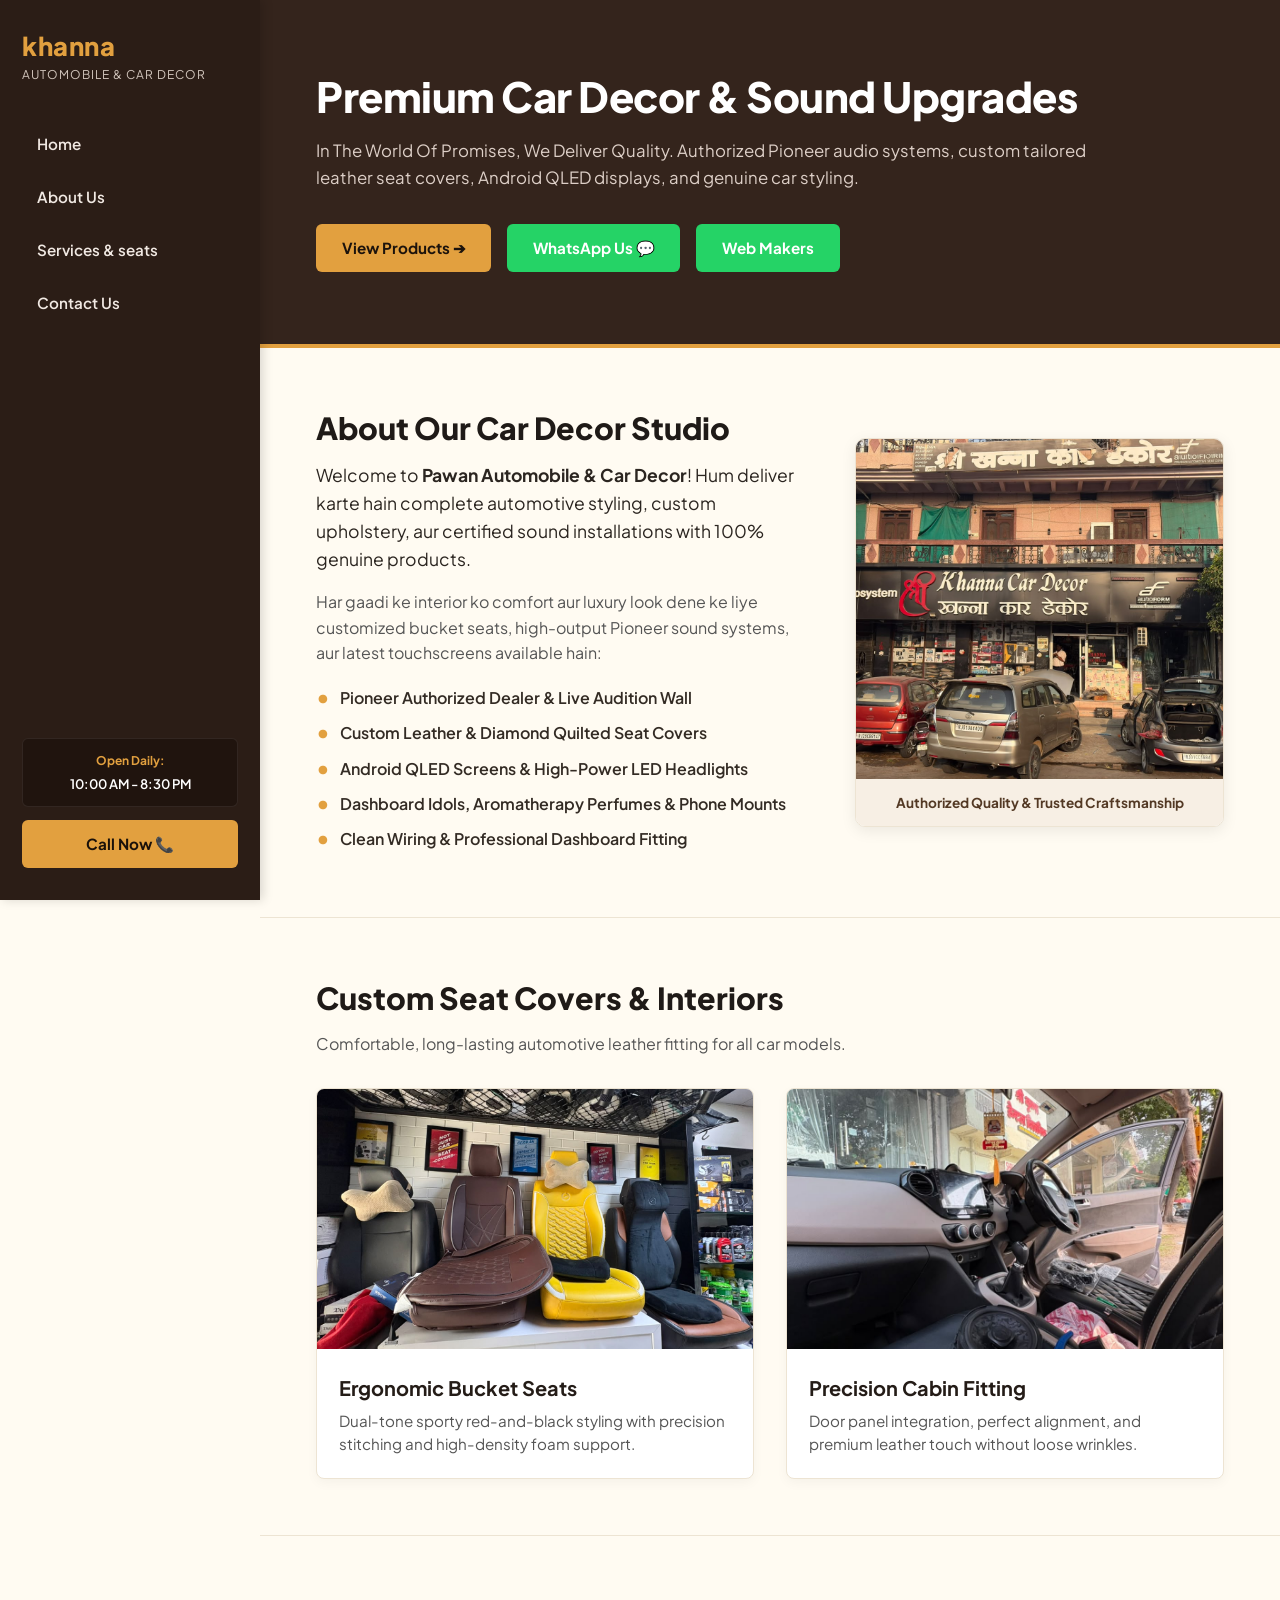
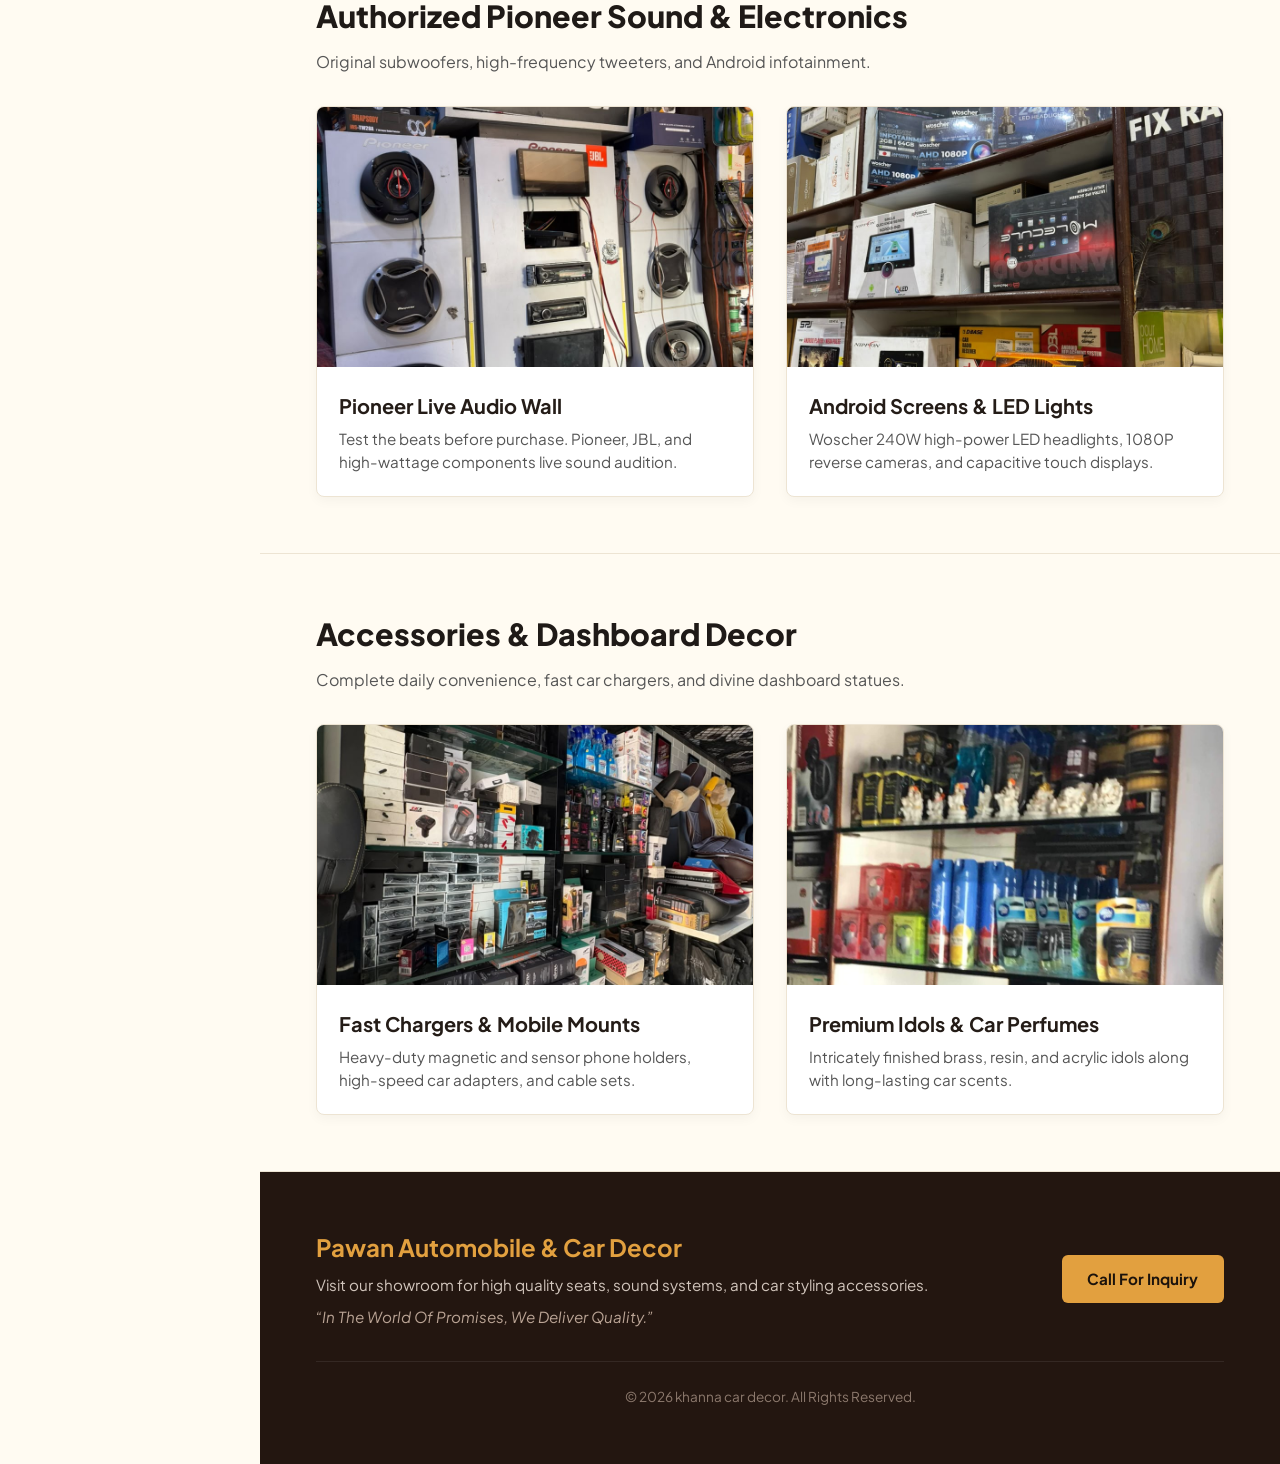
<file: index.html>
<!DOCTYPE html>
<html lang="hi">
<head>
  <meta charset="UTF-8">
  <meta name="viewport" content="width=device-width, initial-scale=1.0">
  <title>Pawan Automobile & Car Decor | Premium Auto Studio</title>
  <link rel="stylesheet" href="style.css">
  <link rel="preconnect" href="https://fonts.googleapis.com">
  <link rel="preconnect" href="https://fonts.gstatic.com" crossorigin>
  <link href="https://fonts.googleapis.com/css2?family=Plus+Jakarta+Sans:wght@400;500;600;700;800&display=swap" rel="stylesheet">
</head>
<body>

  <div class="layout-wrapper">
    
    <!-- LEFT SIDEBAR -->
    <aside class="sidebar">
      <div class="sidebar-top">
        <div class="brand-header">
          <h2 class="brand-name">khanna</h2>
          <span class="brand-subtitle">Automobile & Car Decor</span>
        </div>

        <nav class="sidebar-nav">
          <a href="khanna.html">Home</a>
          <a href="about.html">About Us</a>
          <a href="services.html">Services & seats</a>
          <a href="contact.html">Contact Us</a>
        </nav>
      </div>

      <div class="sidebar-bottom">
        <div class="timing-badge">
          <span class="timing-label">Open Daily:</span>
          <span class="timing-hours">10:00 AM - 8:30 PM</span>
        </div>
        <a href="tel:+919414002560" class="btn-call">Call Now 📞</a>
      </div>
    </aside>

    <!-- RIGHT MAIN CONTENT -->
    <main class="main-content">
      
      <!-- HERO TOP HEADER -->
      <header class="hero-header" id="home">
        <div class="hero-inner">
          <h1 class="hero-title">Premium Car Decor & Sound Upgrades</h1>
          <p class="hero-subtitle">
            In The World Of Promises, We Deliver Quality. Authorized Pioneer audio systems, custom tailored leather seat covers, Android QLED displays, and genuine car styling.
          </p>
          <div class="hero-buttons">
            <a href="#services" class="btn-gold">View Products ➔</a>
            <a href="https://wa.me/" target="_blank" class="btn-whatsapp">WhatsApp Us 💬</a>
            <a href="maker.html" target="_blank" class="btn-maker">  Web Makers </a>
          </div>
        </div>
      </header>

      <!-- ABOUT SECTION -->
      <section class="content-section" id="about">
        <div class="section-box">
          <div class="section-text">
            <h2 class="section-heading">About Our Car Decor Studio</h2>
            <p class="intro-p">
              Welcome to <strong>Pawan Automobile & Car Decor</strong>! Hum deliver karte hain complete automotive styling, custom upholstery, aur certified sound installations with 100% genuine products.
            </p>
            <p>
              Har gaadi ke interior ko comfort aur luxury look dene ke liye customized bucket seats, high-output Pioneer sound systems, aur latest touchscreens available hain:
            </p>
            <ul class="points-list">
              <li>Pioneer Authorized Dealer & Live Audition Wall</li>
              <li>Custom Leather & Diamond Quilted Seat Covers</li>
              <li>Android QLED Screens & High-Power LED Headlights</li>
              <li>Dashboard Idols, Aromatherapy Perfumes & Phone Mounts</li>
              <li>Clean Wiring & Professional Dashboard Fitting</li>
            </ul>
          </div>
          
          <div class="section-image-card">
            <img src="WhatsApp Image 2026-10-26 at 4.19.40 PM (1).jpeg" alt="Pawan Automobile Studio Workshop">
            <div class="image-caption">Authorized Quality & Trusted Craftsmanship</div>
          </div>
        </div>
      </section>

      <!-- SEAT COVERS & UPHOLSTERY -->
      <section class="content-section" id="services">
        <h2 class="section-heading">Custom Seat Covers & Interiors</h2>
        <p class="section-subtext">Comfortable, long-lasting automotive leather fitting for all car models.</p>
        
        <div class="showcase-grid">
          <div class="showcase-card">
            <img src="WhatsApp Image 2026-10-26 at 4.19.40 PM.jpeg" alt="Custom Bucket Seat Covers">
            <div class="showcase-body">
              <h3>Ergonomic Bucket Seats</h3>
              <p>Dual-tone sporty red-and-black styling with precision stitching and high-density foam support.</p>
            </div>
          </div>

          <div class="showcase-card">
            <img src="WhatsApp Image 2026-10-26 at 4.19.36 PM (1).jpeg" alt="Interior Installation">
            <div class="showcase-body">
              <h3>Precision Cabin Fitting</h3>
              <p>Door panel integration, perfect alignment, and premium leather touch without loose wrinkles.</p>
            </div>
          </div>
        </div>
      </section>

      <!-- SOUND & ELECTRONICS -->
      <section class="content-section" id="sound">
        <h2 class="section-heading">Authorized Pioneer Sound & Electronics</h2>
        <p class="section-subtext">Original subwoofers, high-frequency tweeters, and Android infotainment.</p>
        
        <div class="showcase-grid">
          <div class="showcase-card">
            <img src="WhatsApp Image 2026-10-26 at 4.19.38 PM (1).jpeg" alt="Pioneer Live Demo Wall">
            <div class="showcase-body">
              <h3>Pioneer Live Audio Wall</h3>
              <p>Test the beats before purchase. Pioneer, JBL, and high-wattage components live sound audition.</p>
            </div>
          </div>

          <div class="showcase-card">
            <img src="WhatsApp Image 2026-10-26 at 4.19.38 PM (2).jpeg" alt="Android Infotainment Screens">
            <div class="showcase-body">
              <h3>Android Screens & LED Lights</h3>
              <p>Woscher 240W high-power LED headlights, 1080P reverse cameras, and capacitive touch displays.</p>
            </div>
          </div>
        </div>
      </section>

      <!-- CAR ACCESSORIES & IDOLS -->
      <section class="content-section" id="accessories">
        <h2 class="section-heading">Accessories & Dashboard Decor</h2>
        <p class="section-subtext">Complete daily convenience, fast car chargers, and divine dashboard statues.</p>
        
        <div class="showcase-grid">
          <div class="showcase-card">
            <img src="WhatsApp Image 2026-10-26 at 4.19.35 PM.jpeg" alt="Fast Chargers and Mounts">
            <div class="showcase-body">
              <h3>Fast Chargers & Mobile Mounts</h3>
              <p>Heavy-duty magnetic and sensor phone holders, high-speed car adapters, and cable sets.</p>
            </div>
          </div>

          <div class="showcase-card">
            <img src="Screenshot 2026-10-26 200313.png" alt="Dashboard Idols & Perfumes">
            <div class="showcase-body">
              <h3>Premium Idols & Car Perfumes</h3>
              <p>Intricately finished brass, resin, and acrylic idols along with long-lasting car scents.</p>
            </div>
          </div>
        </div>
      </section>

      <!-- CONTACT / FOOTER -->
      <footer class="footer-section" id="contact">
        <div class="footer-box">
          <div class="footer-info">
            <h3>Pawan Automobile & Car Decor</h3>
            <p>Visit our showroom for high quality seats, sound systems, and car styling accessories.</p>
            <p class="footer-tagline">“In The World Of Promises, We Deliver Quality.”</p>
          </div>
          <div class="footer-action">
            <a href="tel:+919876543210" class="btn-gold">Call For Inquiry</a>
          </div>
        </div>
        <p class="copyright">© 2026 khanna car decor. All Rights Reserved.</p>
      </footer>

    </main>

  </div>

</body>
</html>
</file>
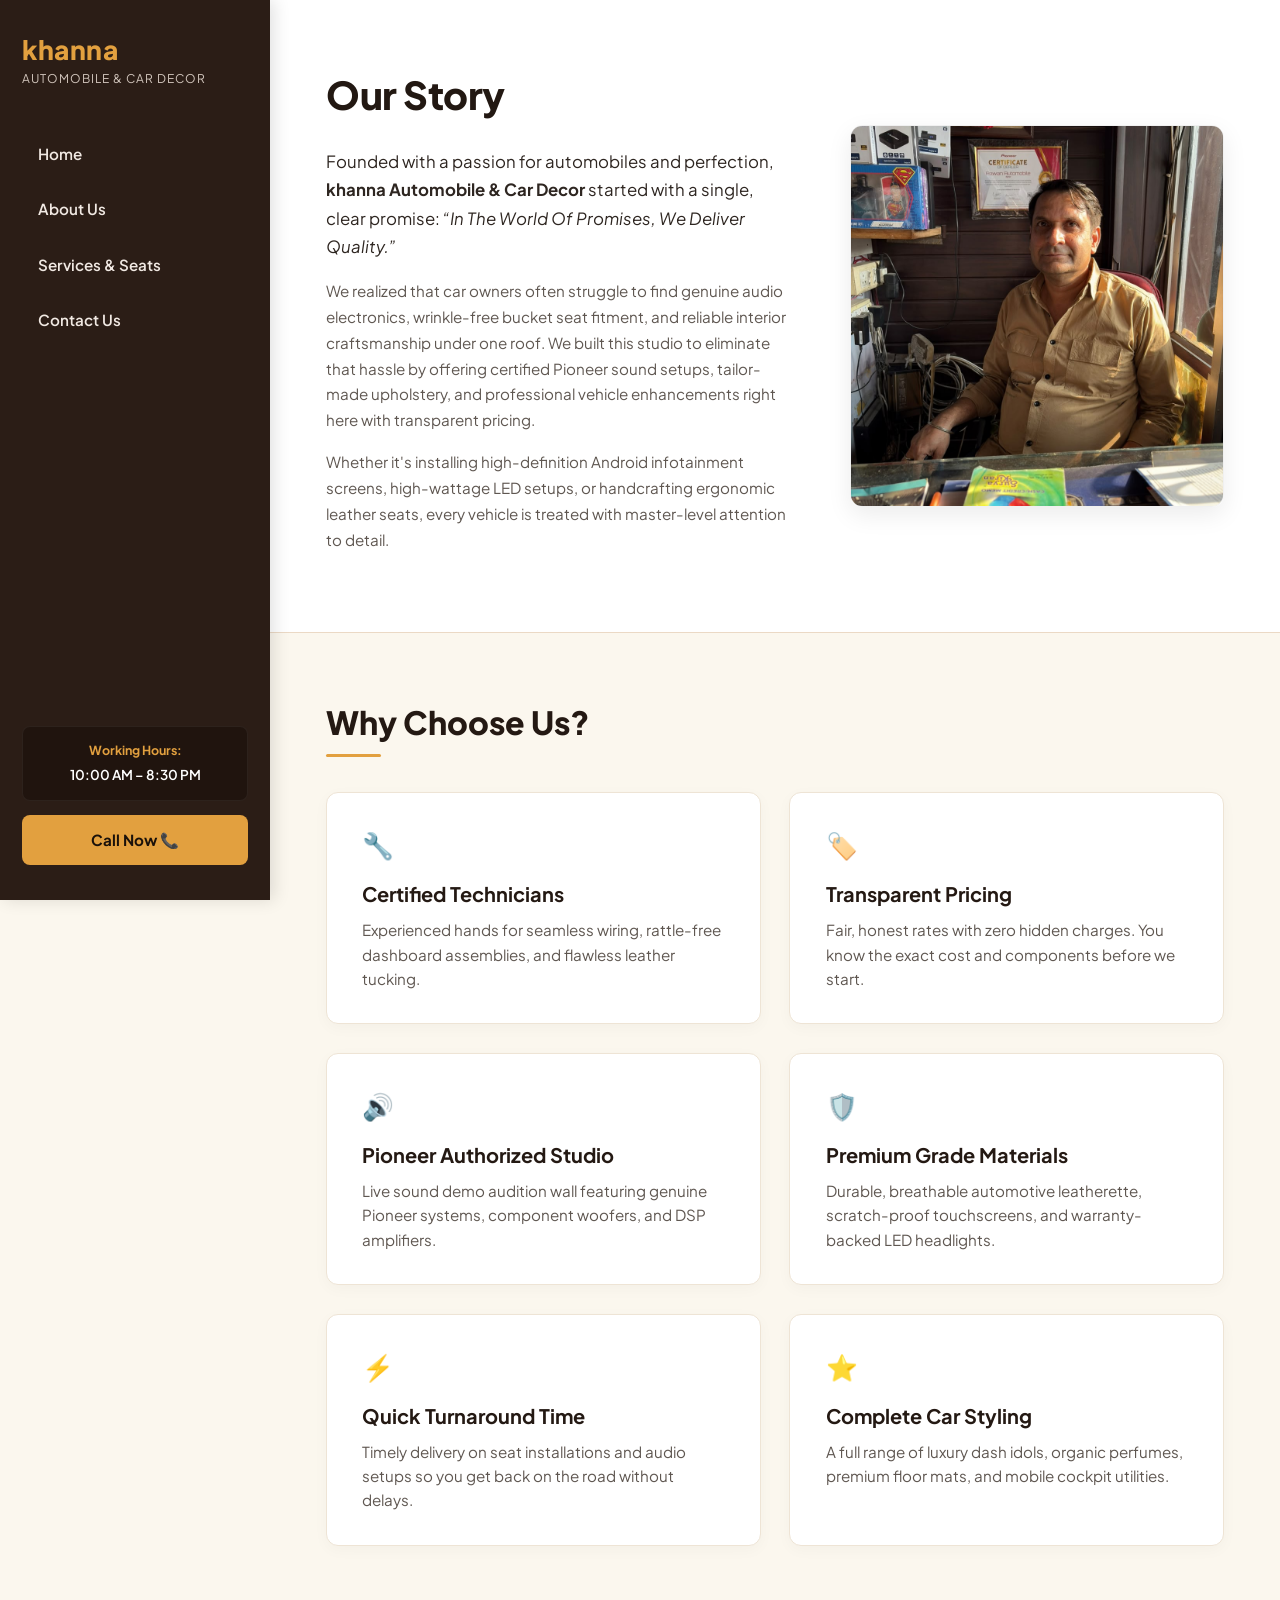
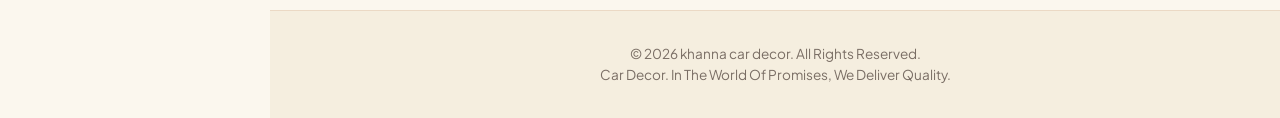
<file: about.html>
<!DOCTYPE html>
<html lang="hi">
<head>
  <meta charset="UTF-8">
  <meta name="viewport" content="width=device-width, initial-scale=1.0">
  <title>About Us | Pawan Automobile & Car Decor</title>
  <link rel="stylesheet" href="aboutstyle.css">
  <link rel="preconnect" href="https://fonts.googleapis.com">
  <link rel="preconnect" href="https://fonts.gstatic.com" crossorigin>
  <link href="https://fonts.googleapis.com/css2?family=Plus+Jakarta+Sans:wght@400;500;600;700;800&display=swap" rel="stylesheet">
</head>
<body>

  <div class="layout-wrapper">
    
    <!-- LEFT FIXED SIDEBAR -->
    <aside class="sidebar">
      <div class="sidebar-top">
        <div class="brand-header">
          <h2 class="brand-name">khanna</h2>
          <span class="brand-subtitle">Automobile & Car Decor</span>
        </div>

        <nav class="sidebar-nav">
        <a href="khanna.html">Home</a>
         <a href="about.html">About Us</a>
          <a href="services.html">Services & Seats</a>
          <a href="contact.html">Contact Us</a>
          
        </nav>
      </div>

      <div class="sidebar-bottom">
        <div class="timing-badge">
          <span class="timing-label">Working Hours:</span>
          <span class="timing-hours">10:00 AM – 8:30 PM</span>
        </div>
        <a href="tel:+919414002560" class="btn-call">Call Now 📞</a>
      </div>
    </aside>

    <!-- RIGHT MAIN CONTENT -->
    <main class="main-content">
      
      <!-- TOP: OUR STORY SECTION -->
      <section class="story-section">
        <div class="story-container">
          <div class="story-content">
            <h1 class="page-heading">Our Story</h1>
            <p class="story-text-lead">
              Founded with a passion for automobiles and perfection, <strong>khanna Automobile & Car Decor</strong> started with a single, clear promise: <em>“In The World Of Promises, We Deliver Quality.”</em>
            </p>
            <p class="story-text">
              We realized that car owners often struggle to find genuine audio electronics, wrinkle-free bucket seat fitment, and reliable interior craftsmanship under one roof. We built this studio to eliminate that hassle by offering certified Pioneer sound setups, tailor-made upholstery, and professional vehicle enhancements right here with transparent pricing.
            </p>
            <p class="story-text">
              Whether it's installing high-definition Android infotainment screens, high-wattage LED setups, or handcrafting ergonomic leather seats, every vehicle is treated with master-level attention to detail.
            </p>
          </div>

          <div class="story-image-wrap">
            <img src="WhatsApp Image 2026-10-26 at 4.19.37 PM.jpeg" alt="Pawan Automobile Studio Owner & Workshop" class="story-image">
          </div>
        </div>
      </section>

      <!-- BOTTOM: WHY CHOOSE US? SECTION -->
      <section class="features-section">
        <div class="features-header">
          <h2 class="section-title">Why Choose Us?</h2>
          <div class="title-underline"></div>
        </div>

        <div class="features-grid">
          <!-- Card 1 -->
          <div class="feature-card">
            <div class="feature-icon">🔧</div>
            <h3 class="feature-title">Certified Technicians</h3>
            <p class="feature-desc">Experienced hands for seamless wiring, rattle-free dashboard assemblies, and flawless leather tucking.</p>
          </div>

          <!-- Card 2 -->
          <div class="feature-card">
            <div class="feature-icon">🏷️</div>
            <h3 class="feature-title">Transparent Pricing</h3>
            <p class="feature-desc">Fair, honest rates with zero hidden charges. You know the exact cost and components before we start.</p>
          </div>

          <!-- Card 3 -->
          <div class="feature-card">
            <div class="feature-icon">🔊</div>
            <h3 class="feature-title">Pioneer Authorized Studio</h3>
            <p class="feature-desc">Live sound demo audition wall featuring genuine Pioneer systems, component woofers, and DSP amplifiers.</p>
          </div>

          <!-- Card 4 -->
          <div class="feature-card">
            <div class="feature-icon">🛡️</div>
            <h3 class="feature-title">Premium Grade Materials</h3>
            <p class="feature-desc">Durable, breathable automotive leatherette, scratch-proof touchscreens, and warranty-backed LED headlights.</p>
          </div>

          <!-- Card 5 -->
          <div class="feature-card">
            <div class="feature-icon">⚡</div>
            <h3 class="feature-title">Quick Turnaround Time</h3>
            <p class="feature-desc">Timely delivery on seat installations and audio setups so you get back on the road without delays.</p>
          </div>

          <!-- Card 6 -->
          <div class="feature-card">
            <div class="feature-icon">⭐</div>
            <h3 class="feature-title">Complete Car Styling</h3>
            <p class="feature-desc">A full range of luxury dash idols, organic perfumes, premium floor mats, and mobile cockpit utilities.</p>
          </div>
        </div>
      </section>

      <!-- SIMPLE FOOTER -->
      <footer class="sub-footer">
        <p><p class="copyright">© 2026 khanna car decor. All Rights Reserved.</p> Car Decor. In The World Of Promises, We Deliver Quality.</p>
      </footer>

    </main>

  </div>

</body>
</html>
</file>
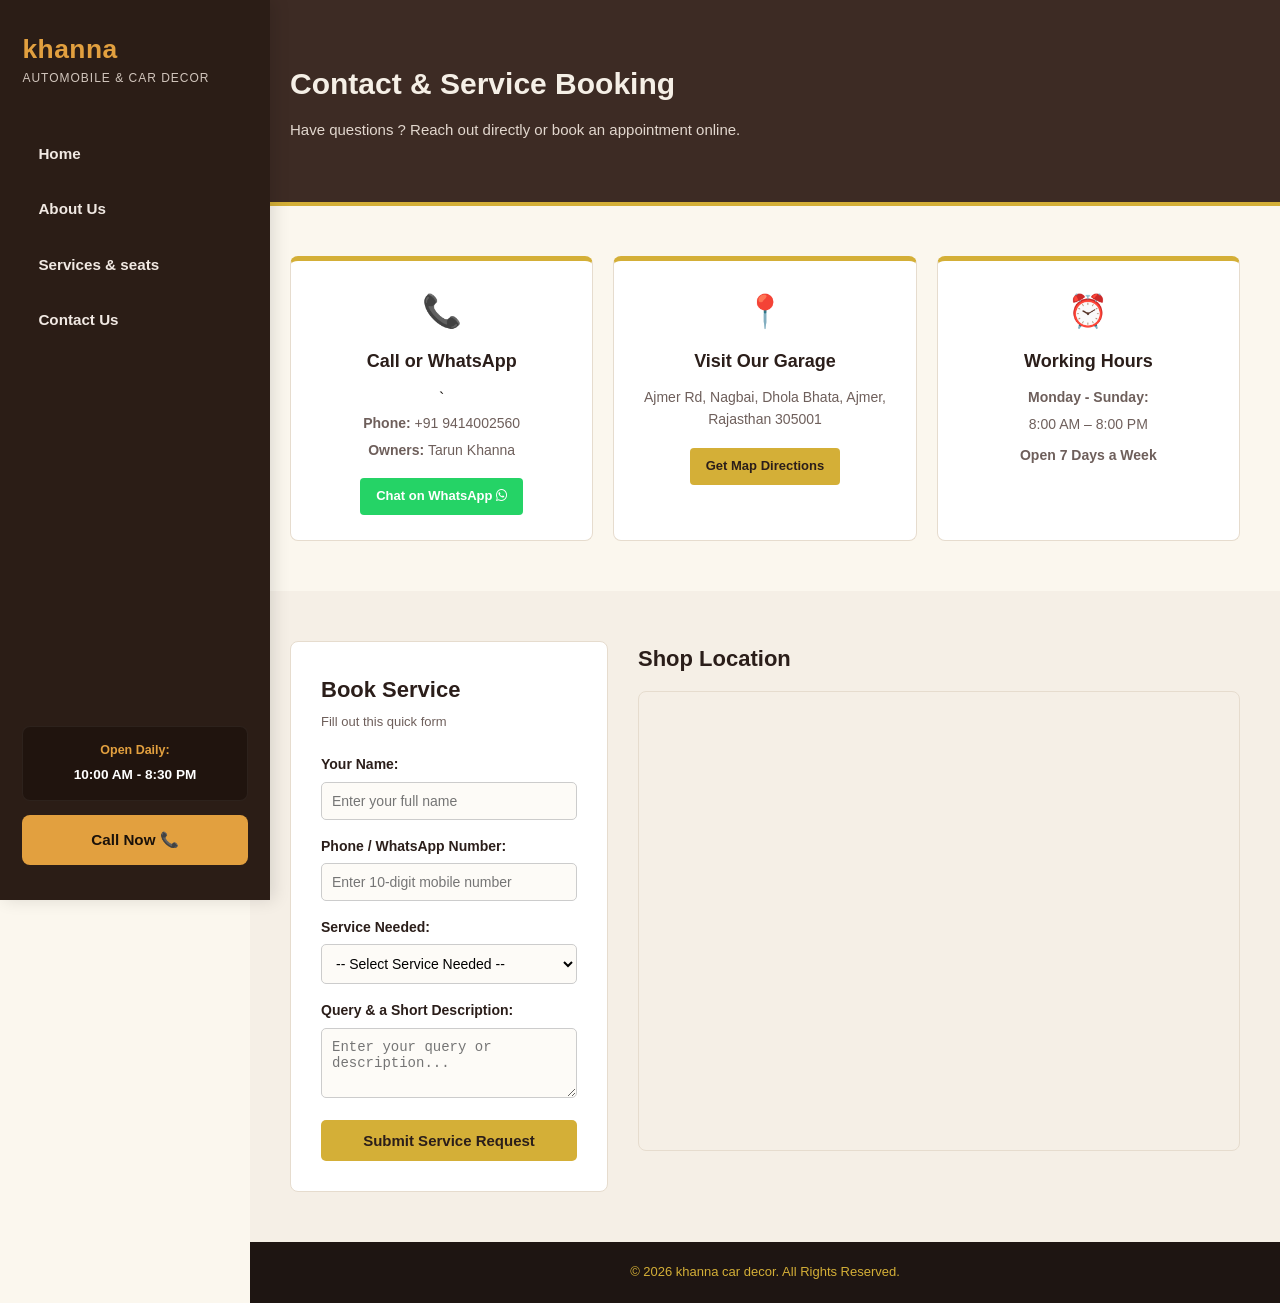
<file: contact.html>
<!DOCTYPE html>
<html lang="en">
<head>
    <meta charset="UTF-8">
    <meta name="viewport" content="width=device-width, initial-scale=1.0">
    <title>Contact Us|| khanna car decor</title>
    <!-- Linking external CSS -->
    <link rel="stylesheet" href="contactstyle.css">
    <link rel="stylesheet" href="https://cdnjs.cloudflare.com/ajax/libs/font-awesome/6.4.0/css/all.min.css">
</head>
<body>


    <!-- LEFT SIDEBAR -->
    <aside class="sidebar">
      <div class="sidebar-top">
        <div class="brand-header">
          <h2 class="brand-name">khanna</h2>
          <span class="brand-subtitle">Automobile & Car Decor</span>
        </div>

        <nav class="sidebar-nav">
          <a href="khanna.html">Home</a>
          <a href="about.html">About Us</a>
          <a href="services.html">Services & seats</a>
          <a href="contact.html">Contact Us</a>
        </nav>
      </div>

      <div class="sidebar-bottom">
        <div class="timing-badge">
          <span class="timing-label">Open Daily:</span>
          <span class="timing-hours">10:00 AM - 8:30 PM</span>
        </div>
        <a href="tel:+919414002560" class="btn-call">Call Now 📞</a>
      </div>
    </aside>

    
    <!-- Main Content Area -->
    <div class="main-content">

        <!-- Page Header Banner -->
        <div class="header-banner">
            <h1>Contact & Service Booking</h1>
            <p>Have questions ? Reach out directly or book an appointment online.</p>
        </div>

        <!-- Quick Contact Info Cards (3 Columns) -->
        <div class="section">
            <div class="contact-cards-grid">
                
                <!-- Card 1: Phone -->
                <div class="info-card">
                    <div class="card-icon">📞</div>
                    <h3>Call or WhatsApp</h3>`
                    <p><strong>Phone:</strong> +91 9414002560</p>
                    <p><strong>Owners:</strong> Tarun Khanna </p>
                    <a href="https://wa.me/9414002560" class="card-btn whatsapp-bg">Chat on WhatsApp <i class="fa-brands fa-whatsapp"></i></a>
                </div>
                

                <!-- Card 2: Shop Address -->
                <div class="info-card">
                    <div class="card-icon">📍</div>
                    <h3>Visit Our Garage</h3>
                    <p> Ajmer Rd, Nagbai, Dhola Bhata, Ajmer, Rajasthan 305001</p>
                    <a href="https://www.google.com/maps/place/Khanna+car+decor/@26.4317641,74.6453156,17z/data=!3m1!4b1!4m6!3m5!1s0x396be70ba81aa497:0x492fdfd12db27b87!8m2!3d26.4317641!4d74.6478905!16s%2Fg%2F11j0bvg7r_?entry=ttu&g_ep=EgoyMDI2MTAyMC4wIKXMDSoASAFQAw%3D%3D" target="_blank" class="card-btn gold-bg">Get Map Directions</a>
                </div>

                <!-- Card 3: Opening Hours -->
                <div class="info-card">
                    <div class="card-icon">⏰</div>
                    <h3>Working Hours</h3>
                    <p><strong>Monday - Sunday:</strong></p>
                    <p>8:00 AM – 8:00 PM</p>
                    <p class="tag-open">Open 7 Days a Week</p>
                </div>

            </div>
        </div>

        <!-- Interactive Booking Form & Map Section -->
        <div class="section beige-bg">
            <div class="form-and-map-container">

                <!-- Service Request Form -->
                <div class="booking-form-box">
                    <h2>Book Service </h2>
                    <p class="form-subtitle">Fill out this quick form </p>

                    <form action="#" method="post" onsubmit="alert('Thank you! Your service request has been sent.Tarun Khanna will call you shortly.'); return false;">
                        <div class="form-group">
                            <label for="name">Your Name:</label>
                            <input type="text" id="name" name="name" placeholder="Enter your full name" required>
                        </div>

                        <div class="form-group">
                            <label for="phone">Phone / WhatsApp Number:</label>
                            <input type="tel" id="phone" name="phone" placeholder="Enter 10-digit mobile number" required>
                        </div>

                        

                        <div class="form-group">
                            <label for="service">Service Needed:</label>
                            <select id="service" name="service" required>
                                <option value="">-- Select Service Needed --</option>
                                <option value="General Servicing">Full Servicing </option>
                                <option value="Oil Change">Sound System</option>
                                <option value="Breakdown Pickup"> New seat covers & seat</option>
                                <option value="Puncture / Battery"> Fogg Light</option>
                                <option value="Other Repairs">Other Modification Work</option>
                            </select>
                        </div>

                        <div class="form-group">
                            <label for="message">Query & a Short Description:</label>
                            <textarea id="message" name="message" rows="3" placeholder="Enter your query or description..."></textarea>
                        </div>

                        <button type="submit" class="submit-btn">Submit Service Request</button>
                    </form>
                </div>

                <!-- Google Map Box -->
                <div class="map-box">
                    <h2>Shop Location</h2>
                    <div class="iframe-wrapper">
                    <iframe src="https://www.google.com/maps/embed?pb=!1m18!1m12!1m3!1d3572.743150258146!2d74.64531557520694!3d26.43176407693712!2m3!1f0!2f0!3f0!3m2!1i1024!2i768!4f13.1!3m3!1m2!1s0x396be70ba81aa497%3A0x492fdfd12db27b87!2sKhanna%20car%20decor!5e0!3m2!1sen!2sin!4v1793045509055!5m2!1sen!2sin"
                     width="600"
                      height="450" 
                      style="border:0;" 
                      allowfullscreen=""
                      loading="lazy"
                     referrerpolicy="strict-origin-when-cross-origin">

                    </iframe>
                    </div>
                </div>

            </div>
        </div>

        <!-- Footer -->
        <div class="footer">
           <p class="copyright">© 2026 khanna car decor. All Rights Reserved.</p>
        </div>

    </div>

</body>
</html>
</file>
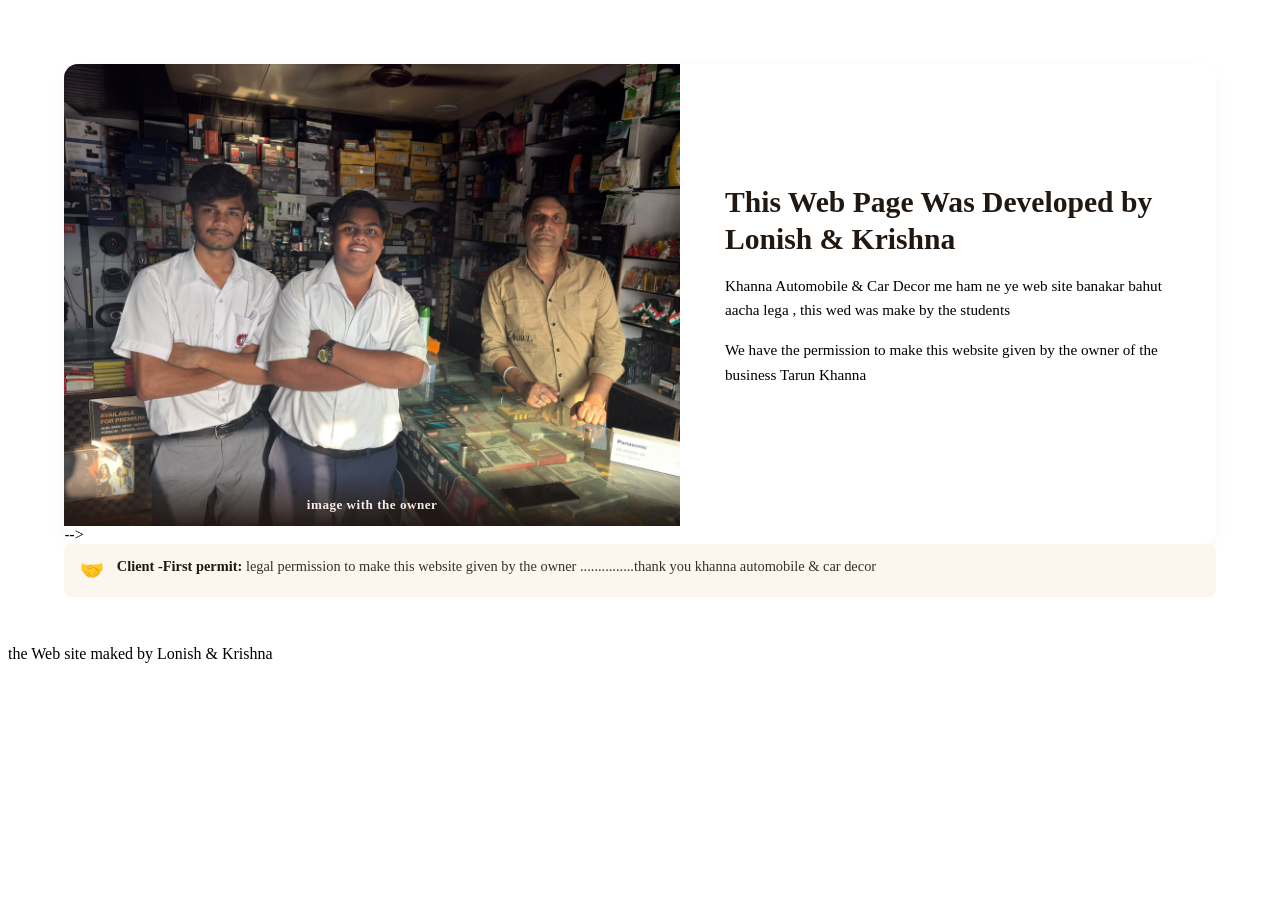
<file: maker.html>
<!DOCTYPE html>
<html lang="hi">
<head>
  <meta charset="UTF-8">
  <meta name="viewport" content="width=device-width, initial-scale=1.0">
  <title>developers of this website </title>
  <link rel="stylesheet" href="makerstyle.css">
  <link rel="preconnect" href="https://fonts.googleapis.com">
  <link rel="preconnect" href="https://fonts.gstatic.com" crossorigin>
  <link href="https://fonts.googleapis.com/css2?family=Plus+Jakarta+Sans:wght@400;500;600;700;800&display=swap" rel="stylesheet">
</head>
<body>

  

      <!-- SPOTLIGHT TEAM PHOTO & STORY -->
      <section class="team-showcase-section">
        <div class="team-showcase-card">
          <div class="team-image-box">
            <img src="WhatsApp Image 2026-10-26 at 4.19.31 PM (1).jpeg" alt="Pawan Automobile Core Team at Workshop Counter" class="team-full-photo">
            <div class="team-photo-caption">image with the owner</div>
          </div>
          <div class="team-overview-text">
            
            <h2>This Web Page Was Developed by Lonish & Krishna</h2>
            <p>
              Khanna Automobile & Car Decor me ham ne ye web site banakar bahut aacha lega , this wed was make by the students</p>
            <p>
              We have the permission to make this website given by the owner of the business Tarun Khanna</p>
            <div class="team-metrics-list">
              <!-- <div class="tm-item">
                <span class="tm-icon">🏆</span>
                <div>
                 <!-- <strong>Pioneer Certified Expertise:</strong> OEM wire coupling aur zero wire-cutting standard installations[cite: 5]. -->
                </div>
              </div> -->
              <!-- <div class="tm-item">
                <span class="tm-icon">💺</span>
                <div>
                  <strong>Custom Fitting Specialists:</strong> Har car model ke seat frame ke hisab se hand-tucked bucket leather alignment[cite: 10].
                </div> -->
              </div>
              <div class="tm-item">
                <span class="tm-icon">🤝</span>
                <div>
                  <strong>Client -First permit:</strong> legal permission to make this website given by the owner  ...............thank you khanna automobile & car decor 
                </div>
              </div>
            </div>
          </div>
        </div>
      </section>

      

      <!-- FOOTER -->
      <footer class="sub-footer">
        <p>the Web site maked by Lonish & Krishna</p>
      </footer>

    </main>

  </div>

</body>
</html>
</file>
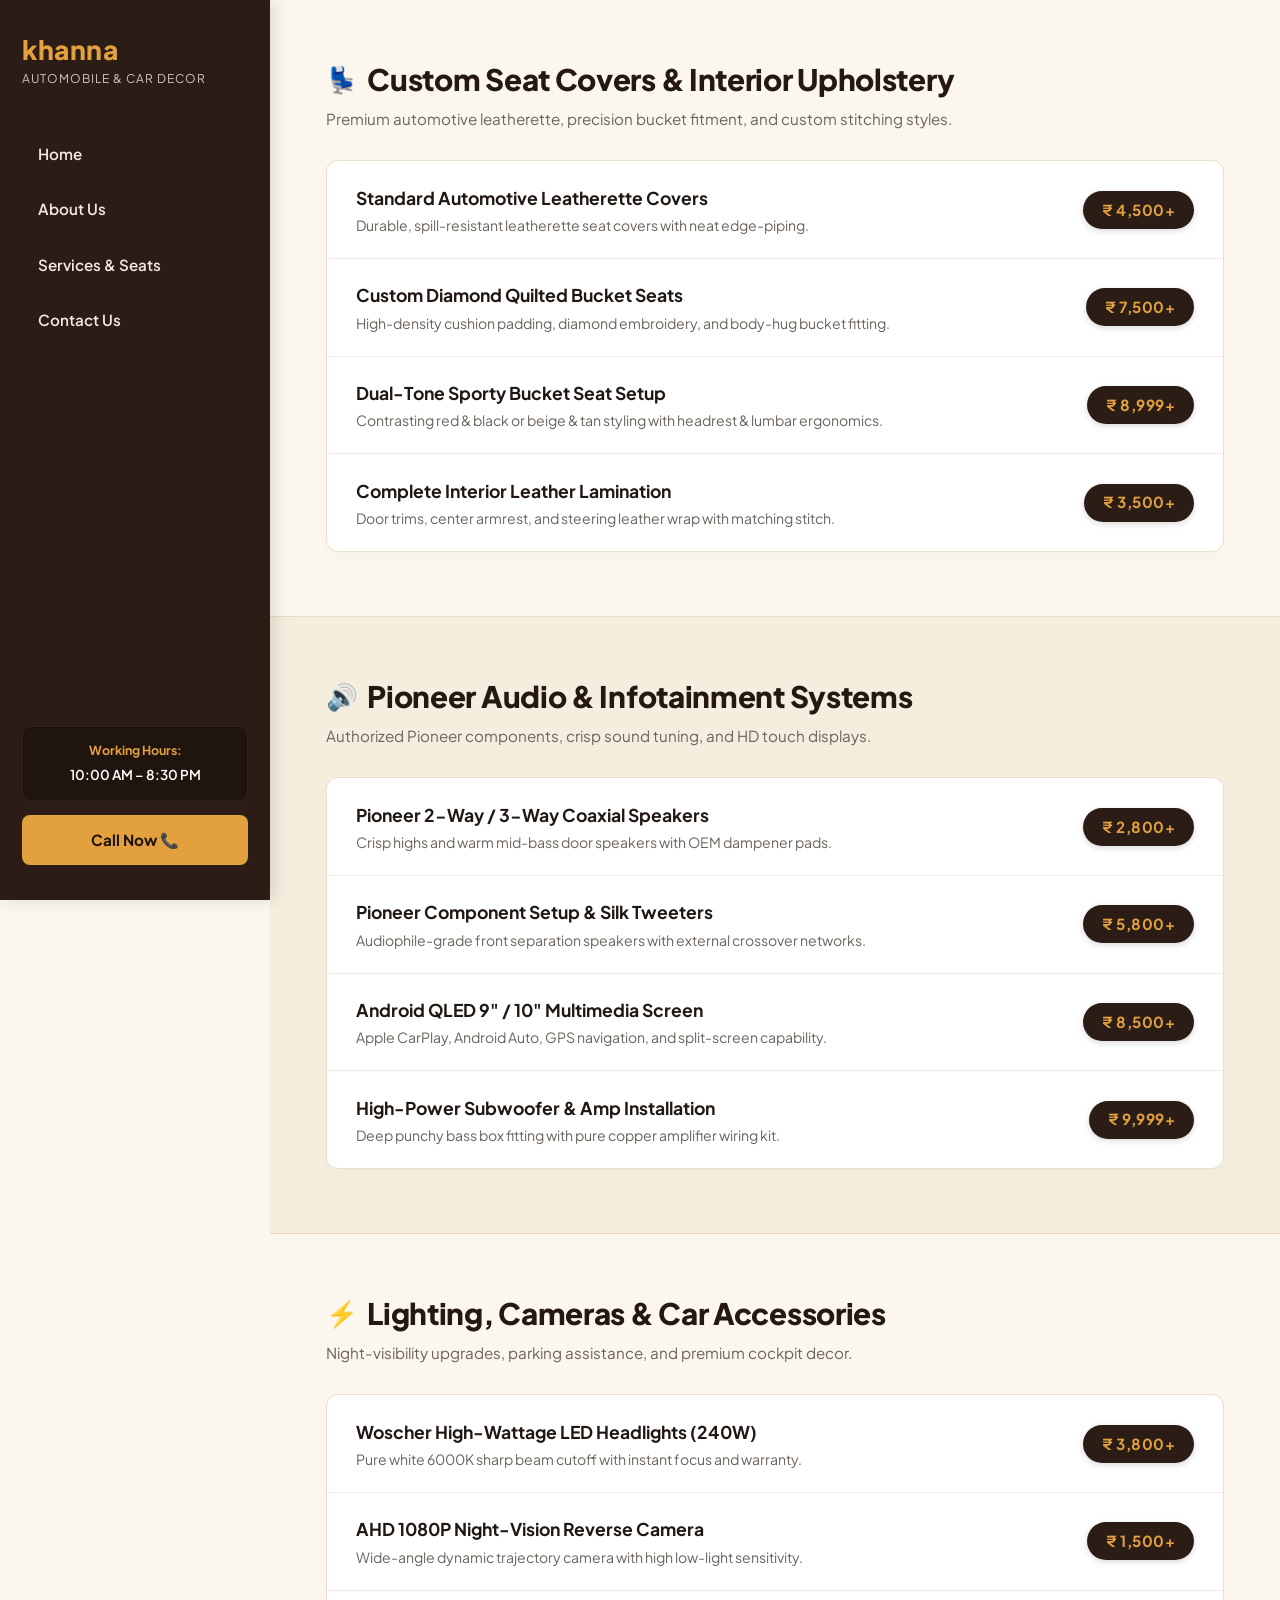
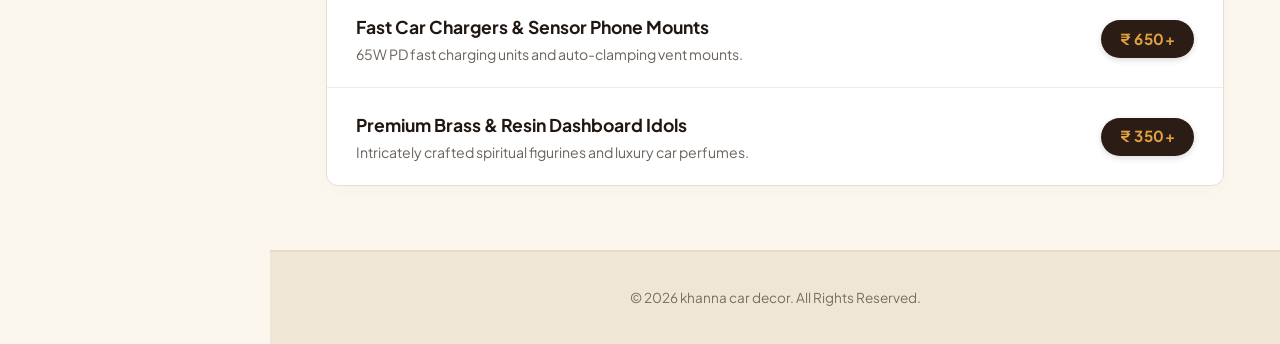
<file: services.html>
<!DOCTYPE html>
<html lang="hi">
<head>
  <meta charset="UTF-8">
  <meta name="viewport" content="width=device-width, initial-scale=1.0">
  <title>Services & Prices | Pawan Automobile & Car Decor</title>
  <link rel="stylesheet" href="servicestyle.css">
  <link rel="preconnect" href="https://fonts.googleapis.com">
  <link rel="preconnect" href="https://fonts.gstatic.com" crossorigin>
  <link href="https://fonts.googleapis.com/css2?family=Plus+Jakarta+Sans:wght@400;500;600;700;800&display=swap" rel="stylesheet">
</head>
<body>

  <div class="layout-wrapper">
    
    <!-- LEFT FIXED SIDEBAR -->
    <aside class="sidebar">
      <div class="sidebar-top">
        <div class="brand-header">
          <h2 class="brand-name">khanna</h2>
          <span class="brand-subtitle">Automobile & Car Decor</span>
        </div>

        <nav class="sidebar-nav">
         <a href="khanna.html">Home</a><a href="about.html">About Us</a>
          <a href="services.html">Services & Seats</a>
          <a href="contact.html">Contact Us</a>
        </nav>
      </div>

      <div class="sidebar-bottom">
        <div class="timing-badge">
          <span class="timing-label">Working Hours:</span>
          <span class="timing-hours">10:00 AM – 8:30 PM</span>
        </div>
        <a href="tel:+919414002560" class="btn-call">Call Now 📞</a>
      </div>
    </aside>

    <!-- RIGHT MAIN CONTENT -->
    <main class="main-content">
      
      <!-- SECTION 1: SEAT COVERS & UPHOLSTERY -->
      <section class="service-category">
        <div class="category-header">
          <h2 class="category-title"><span class="cat-icon">💺</span> Custom Seat Covers & Interior Upholstery</h2>
          <p class="category-subtitle">Premium automotive leatherette, precision bucket fitment, and custom stitching styles.</p>
        </div>

        <div class="price-list-box">
          
          <div class="price-item">
            <div class="item-info">
              <h3 class="item-title">Standard Automotive Leatherette Covers</h3>
              <p class="item-desc">Durable, spill-resistant leatherette seat covers with neat edge-piping.</p>
            </div>
            <div class="item-action">
              <span class="price-pill">₹ 4,500+</span>
            </div>
          </div>

          <div class="price-item">
            <div class="item-info">
              <h3 class="item-title">Custom Diamond Quilted Bucket Seats</h3>
              <p class="item-desc">High-density cushion padding, diamond embroidery, and body-hug bucket fitting.</p>
            </div>
            <div class="item-action">
              <span class="price-pill">₹ 7,500+</span>
            </div>
          </div>

          <div class="price-item">
            <div class="item-info">
              <h3 class="item-title">Dual-Tone Sporty Bucket Seat Setup</h3>
              <p class="item-desc">Contrasting red & black or beige & tan styling with headrest & lumbar ergonomics.</p>
            </div>
            <div class="item-action">
              <span class="price-pill">₹ 8,999+</span>
            </div>
          </div>

          <div class="price-item">
            <div class="item-info">
              <h3 class="item-title">Complete Interior Leather Lamination</h3>
              <p class="item-desc">Door trims, center armrest, and steering leather wrap with matching stitch.</p>
            </div>
            <div class="item-action">
              <span class="price-pill">₹ 3,500+</span>
            </div>
          </div>

        </div>
      </section>

      <!-- SECTION 2: AUDIO & INFOTAINMENT -->
      <section class="service-category category-alt-bg">
        <div class="category-header">
          <h2 class="category-title"><span class="cat-icon">🔊</span> Pioneer Audio & Infotainment Systems</h2>
          <p class="category-subtitle">Authorized Pioneer components, crisp sound tuning, and HD touch displays.</p>
        </div>

        <div class="price-list-box">
          
          <div class="price-item">
            <div class="item-info">
              <h3 class="item-title">Pioneer 2-Way / 3-Way Coaxial Speakers</h3>
              <p class="item-desc">Crisp highs and warm mid-bass door speakers with OEM dampener pads.</p>
            </div>
            <div class="item-action">
              <span class="price-pill">₹ 2,800+</span>
            </div>
          </div>

          <div class="price-item">
            <div class="item-info">
              <h3 class="item-title">Pioneer Component Setup & Silk Tweeters</h3>
              <p class="item-desc">Audiophile-grade front separation speakers with external crossover networks.</p>
            </div>
            <div class="item-action">
              <span class="price-pill">₹ 5,800+</span>
            </div>
          </div>

          <div class="price-item">
            <div class="item-info">
              <h3 class="item-title">Android QLED 9" / 10" Multimedia Screen</h3>
              <p class="item-desc">Apple CarPlay, Android Auto, GPS navigation, and split-screen capability.</p>
            </div>
            <div class="item-action">
              <span class="price-pill">₹ 8,500+</span>
            </div>
          </div>

          <div class="price-item">
            <div class="item-info">
              <h3 class="item-title">High-Power Subwoofer & Amp Installation</h3>
              <p class="item-desc">Deep punchy bass box fitting with pure copper amplifier wiring kit.</p>
            </div>
            <div class="item-action">
              <span class="price-pill">₹ 9,999+</span>
            </div>
          </div>

        </div>
      </section>

      <!-- SECTION 3: LIGHTING & ACCESSORIES -->
      <section class="service-category">
        <div class="category-header">
          <h2 class="category-title"><span class="cat-icon">⚡</span> Lighting, Cameras & Car Accessories</h2>
          <p class="category-subtitle">Night-visibility upgrades, parking assistance, and premium cockpit decor.</p>
        </div>

        <div class="price-list-box">
          
          <div class="price-item">
            <div class="item-info">
              <h3 class="item-title">Woscher High-Wattage LED Headlights (240W)</h3>
              <p class="item-desc">Pure white 6000K sharp beam cutoff with instant focus and warranty.</p>
            </div>
            <div class="item-action">
              <span class="price-pill">₹ 3,800+</span>
            </div>
          </div>

          <div class="price-item">
            <div class="item-info">
              <h3 class="item-title">AHD 1080P Night-Vision Reverse Camera</h3>
              <p class="item-desc">Wide-angle dynamic trajectory camera with high low-light sensitivity.</p>
            </div>
            <div class="item-action">
              <span class="price-pill">₹ 1,500+</span>
            </div>
          </div>

          <div class="price-item">
            <div class="item-info">
              <h3 class="item-title">Fast Car Chargers & Sensor Phone Mounts</h3>
              <p class="item-desc">65W PD fast charging units and auto-clamping vent mounts.</p>
            </div>
            <div class="item-action">
              <span class="price-pill">₹ 650+</span>
            </div>
          </div>

          <div class="price-item">
            <div class="item-info">
              <h3 class="item-title">Premium Brass & Resin Dashboard Idols</h3>
              <p class="item-desc">Intricately crafted spiritual figurines and luxury car perfumes.</p>
            </div>
            <div class="item-action">
              <span class="price-pill">₹ 350+</span>
            </div>
          </div>

        </div>
      </section>

      <!-- SIMPLE FOOTER -->
      <footer class="sub-footer">
        <p class="copyright">© 2026 khanna car decor. All Rights Reserved.</p>
      </footer>

    </main>

  </div>

</body>
</html>
</file>
<file: style.css>
/* --- Reset & Global Variables --- */
* {
  margin: 0;
  padding: 0;
  box-sizing: border-box;
}

:root {
  --color-sidebar: #2b1d16;        /* Deep Coffee Dark Brown */
  --color-sidebar-dark: #20140e;   /* Extra Dark Brown */
  --color-sidebar-hover: #3d291f;
  --color-hero-bg: #34241c;        /* Header Brown */
  --color-gold: #e2a03f;           /* Yellow Gold Accent */
  --color-gold-hover: #cca834;
  --color-whatsapp: #25d366;       /* WhatsApp Green */
  --color-whatsapp-hover: #1ebd5a;
  --color-body-bg: #fffbf2;        /* Light Cream/Beige Background */
  --color-card-bg: #ffffff;
  --color-text-dark: #222222;
  --color-text-muted: #555555;
  --color-border: #ede4d3;
  --font-family: 'Plus Jakarta Sans', sans-serif;
}

html {
  scroll-behavior: smooth;
}

body {
  font-family: var(--font-family);
  background-color: var(--color-body-bg);
  color: var(--color-text-dark);
  line-height: 1.6;
}

/* --- Layout Container --- */
.layout-wrapper {
  display: flex;
  min-height: 100vh;
}

/* =========================================
   1. FIXED LEFT SIDEBAR
   ========================================= */
.sidebar {
  width: 260px;
  background-color: var(--color-sidebar);
  color: #ffffff;
  position: fixed;
  top: 0;
  left: 0;
  bottom: 0;
  display: flex;
  flex-direction: column;
  justify-content: space-between;
  padding: 2rem 1.4rem;
  z-index: 100;
  box-shadow: 3px 0 10px rgba(0, 0, 0, 0.15);
}

.brand-header {
  margin-bottom: 2.2rem;
}

.brand-name {
  font-size: 1.6rem;
  font-weight: 800;
  color: var(--color-gold);
  line-height: 1.1;
  letter-spacing: 0.5px;
}

.brand-subtitle {
  font-size: 0.75rem;
  color: #d1c5bc;
  text-transform: uppercase;
  letter-spacing: 1px;
}

.sidebar-nav {
  display: flex;
  flex-direction: column;
  gap: 0.4rem;
}

.sidebar-nav a {
  color: #f1e9e3;
  text-decoration: none;
  font-size: 0.95rem;
  font-weight: 600;
  padding: 0.7rem 0.9rem;
  border-radius: 6px;
  transition: all 0.2s ease;
}

.sidebar-nav a:hover,
.sidebar-nav a.active {
  background-color: var(--color-sidebar-hover);
  color: var(--color-gold);
  padding-left: 1.2rem;
}

/* Sidebar Bottom (Timing & Call Button) */
.sidebar-bottom {
  display: flex;
  flex-direction: column;
  gap: 0.8rem;
}

.timing-badge {
  background-color: var(--color-sidebar-dark);
  padding: 0.75rem;
  border-radius: 6px;
  text-align: center;
  border: 1px solid rgba(255, 255, 255, 0.08);
}

.timing-label {
  display: block;
  font-size: 0.75rem;
  color: var(--color-gold);
  font-weight: 700;
  margin-bottom: 0.2rem;
}

.timing-hours {
  display: block;
  font-size: 0.82rem;
  color: #fff;
  font-weight: 600;
}

.btn-call {
  display: block;
  background-color: var(--color-gold);
  color: #1a110a;
  text-align: center;
  padding: 0.75rem;
  border-radius: 6px;
  text-decoration: none;
  font-weight: 700;
  font-size: 0.95rem;
  transition: all 0.2s ease;
}

.btn-call:hover {
  background-color: var(--color-gold-hover);
  transform: translateY(-2px);
}

/* =========================================
   2. RIGHT MAIN CONTENT AREA
   ========================================= */
.main-content {
  margin-left: 260px;
  width: calc(100% - 260px);
  background-color: var(--color-body-bg);
  min-height: 100vh;
}

/* Hero Dark Brown Header */
.hero-header {
  background-color: var(--color-hero-bg);
  color: #ffffff;
  padding: 4.5rem 3.5rem;
  border-bottom: 4px solid var(--color-gold);
}

.hero-inner {
  max-width: 900px;
}

.hero-title {
  font-size: 2.6rem;
  font-weight: 800;
  line-height: 1.2;
  margin-bottom: 1rem;
  letter-spacing: -0.5px;
}

.hero-subtitle {
  font-size: 1.05rem;
  color: #ddcfc7;
  line-height: 1.6;
  margin-bottom: 2rem;
  max-width: 780px;
}

.hero-buttons {
  display: flex;
  gap: 1rem;
  flex-wrap: wrap;
}

.btn-gold {
  background-color: var(--color-gold);
  color: #1c130c;
  padding: 0.75rem 1.6rem;
  border-radius: 6px;
  text-decoration: none;
  font-weight: 700;
  font-size: 0.95rem;
  display: inline-flex;
  align-items: center;
  transition: all 0.2s ease;
}

.btn-gold:hover {
  background-color: var(--color-gold-hover);
  transform: translateY(-2px);
}

.btn-whatsapp {
  background-color: var(--color-whatsapp);
  color: #ffffff;
  padding: 0.75rem 1.6rem;
  border-radius: 6px;
  text-decoration: none;
  font-weight: 700;
  font-size: 0.95rem;
  display: inline-flex;
  align-items: center;
  transition: all 0.2s ease;
}
.btn-maker {
  background-color: var(--color-whatsapp);
  color: #ffffff;
  padding: 0.75rem 1.6rem;
  border-radius: 6px;
  text-decoration: none;
  font-weight: 700;
  font-size: 0.95rem;
  display: inline-flex;
  align-items: center;
  transition: all 0.2s ease;
}

.btn-whatsapp:hover {
  background-color: var(--color-whatsapp-hover);
  transform: translateY(-2px);
}

/* =========================================
   3. CONTENT SECTIONS
   ========================================= */
.content-section {
  padding: 3.5rem;
  border-bottom: 1px solid var(--color-border);
}

.section-heading {
  font-size: 1.9rem;
  font-weight: 800;
  color: #1f1a17;
  margin-bottom: 0.5rem;
}

.section-subtext {
  font-size: 1rem;
  color: var(--color-text-muted);
  margin-bottom: 2rem;
}

/* About Layout with Side-by-Side Image */
.section-box {
  display: grid;
  grid-template-columns: 1.2fr 0.9fr;
  gap: 3rem;
  align-items: center;
}

.section-text .intro-p {
  font-size: 1.1rem;
  color: #2b2520;
  margin-bottom: 1rem;
}

.section-text p {
  color: var(--color-text-muted);
  margin-bottom: 1.2rem;
}

.points-list {
  list-style: none;
  margin-top: 1rem;
}

.points-list li {
  position: relative;
  padding-left: 1.5rem;
  margin-bottom: 0.6rem;
  font-weight: 600;
  color: #332b24;
}

.points-list li::before {
  content: "•";
  position: absolute;
  left: 0;
  color: var(--color-gold);
  font-size: 1.4rem;
  line-height: 1;
}

/* Image Showcase Card */
.section-image-card {
  background: #ffffff;
  border-radius: 10px;
  overflow: hidden;
  box-shadow: 0 4px 15px rgba(0, 0, 0, 0.08);
  border: 1px solid var(--color-border);
}

.section-image-card img {
  width: 100%;
  height: 340px;
  object-fit: cover;
  display: block;
}

.image-caption {
  padding: 0.8rem 1rem;
  font-size: 0.85rem;
  font-weight: 700;
  text-align: center;
  background-color: #f7efe4;
  color: #533924;
}

/* Two-Column Grid for Products */
.showcase-grid {
  display: grid;
  grid-template-columns: repeat(2, 1fr);
  gap: 2rem;
}

.showcase-card {
  background-color: var(--color-card-bg);
  border-radius: 8px;
  overflow: hidden;
  border: 1px solid var(--color-border);
  box-shadow: 0 4px 12px rgba(0, 0, 0, 0.04);
  transition: transform 0.2s ease, box-shadow 0.2s ease;
}

.showcase-card:hover {
  transform: translateY(-4px);
  box-shadow: 0 8px 20px rgba(0, 0, 0, 0.08);
}

.showcase-card img {
  width: 100%;
  height: 260px;
  object-fit: cover;
  display: block;
}

.showcase-body {
  padding: 1.4rem;
}

.showcase-body h3 {
  font-size: 1.25rem;
  margin-bottom: 0.4rem;
  color: #241c17;
}

.showcase-body p {
  font-size: 0.95rem;
  color: var(--color-text-muted);
  line-height: 1.5;
}

/* =========================================
   4. FOOTER
   ========================================= */
.footer-section {
  padding: 3.5rem;
  background-color: #231610;
  color: #ffffff;
}

.footer-box {
  display: flex;
  justify-content: space-between;
  align-items: center;
  margin-bottom: 2rem;
  flex-wrap: wrap;
  gap: 1.5rem;
}

.footer-info h3 {
  font-size: 1.5rem;
  color: var(--color-gold);
  margin-bottom: 0.4rem;
}

.footer-info p {
  color: #d1c5bc;
  font-size: 0.95rem;
}

.footer-tagline {
  font-style: italic;
  margin-top: 0.5rem;
  color: #baa495 !important;
}

.copyright {
  font-size: 0.85rem;
  color: #8c796d;
  border-top: 1px solid rgba(255, 255, 255, 0.08);
  padding-top: 1.5rem;
  text-align: center;
}

/* =========================================
   5. RESPONSIVE FOR MOBILE / TABLET
   ========================================= */
@media (max-width: 900px) {
  .layout-wrapper {
    flex-direction: column;
  }

  .sidebar {
    position: relative;
    width: 100%;
    height: auto;
  }

  .main-content {
    margin-left: 0;
    width: 100%;
  }

  .hero-header,
  .content-section,
  .footer-section {
    padding: 2.2rem 1.5rem;
  }

  .hero-title {
    font-size: 2rem;
  }

  .section-box {
    grid-template-columns: 1fr;
  }

  .showcase-grid {
    grid-template-columns: 1fr;
  }
}
</file>
<file: aboutstyle.css>
/* --- Reset & Global Variables --- */
* {
  margin: 0;
  padding: 0;
  box-sizing: border-box;
}

:root {
  --color-sidebar: #2b1d16;        /* Deep Coffee Dark Brown */
  --color-sidebar-dark: #20140e;   /* Extra Dark Box */
  --color-sidebar-active: #3e2a20; /* Highlighted Active Nav Tab */
  --color-gold: #e2a03f;           /* Yellow-Gold Accent */
  --color-gold-hover: #cfa832;
  --color-body-bg: #fbf7ee;        /* Warm Beige Background */
  --color-card-bg: #ffffff;
  --color-text-dark: #201b17;
  --color-text-muted: #5f5751;
  --color-border: #ebd9c5;
  --font-family: 'Plus Jakarta Sans', sans-serif;
}

html {
  scroll-behavior: smooth;
}

body {
  font-family: var(--font-family);
  background-color: var(--color-body-bg);
  color: var(--color-text-dark);
  line-height: 1.6;
}

/* --- Layout Container --- */
.layout-wrapper {
  display: flex;
  min-height: 100vh;
}

/* =========================================
   1. FIXED LEFT COFFEE SIDEBAR
   ========================================= */
.sidebar {
  width: 270px;
  background-color: var(--color-sidebar);
  color: #ffffff;
  position: fixed;
  top: 0;
  left: 0;
  bottom: 0;
  display: flex;
  flex-direction: column;
  justify-content: space-between;
  padding: 2.2rem 1.4rem;
  z-index: 100;
  box-shadow: 4px 0 16px rgba(0, 0, 0, 0.12);
}

.brand-header {
  margin-bottom: 2.5rem;
}

.brand-name {
  font-size: 1.65rem;
  font-weight: 800;
  color: var(--color-gold);
  line-height: 1.1;
  letter-spacing: 0.5px;
}

.brand-subtitle {
  font-size: 0.75rem;
  color: #d1c5bc;
  text-transform: uppercase;
  letter-spacing: 1px;
}

.sidebar-nav {
  display: flex;
  flex-direction: column;
  gap: 0.45rem;
}

.sidebar-nav a {
  color: #f1e9e3;
  text-decoration: none;
  font-size: 0.95rem;
  font-weight: 600;
  padding: 0.75rem 1rem;
  border-radius: 8px;
  transition: all 0.2s ease;
}

.sidebar-nav a:hover {
  background-color: rgba(255, 255, 255, 0.05);
  color: var(--color-gold);
}

/* Active Highlight Pill from your screenshot */
.sidebar-nav a.active {
  background-color: var(--color-sidebar-active);
  color: var(--color-gold);
  box-shadow: inset 0 0 0 1px rgba(226, 160, 63, 0.2);
}

/* Sidebar Bottom (Timing Box & Call Button) */
.sidebar-bottom {
  display: flex;
  flex-direction: column;
  gap: 0.85rem;
}

.timing-badge {
  background-color: var(--color-sidebar-dark);
  padding: 0.9rem;
  border-radius: 8px;
  text-align: center;
  border: 1px solid rgba(255, 255, 255, 0.06);
}

.timing-label {
  display: block;
  font-size: 0.78rem;
  color: var(--color-gold);
  font-weight: 700;
  margin-bottom: 0.2rem;
}

.timing-hours {
  display: block;
  font-size: 0.85rem;
  color: #ffffff;
  font-weight: 600;
}

.btn-call {
  display: block;
  background-color: var(--color-gold);
  color: #1a110a;
  text-align: center;
  padding: 0.8rem;
  border-radius: 8px;
  text-decoration: none;
  font-weight: 700;
  font-size: 0.95rem;
  transition: all 0.2s ease;
}

.btn-call:hover {
  background-color: var(--color-gold-hover);
  transform: translateY(-2px);
}

/* =========================================
   2. RIGHT MAIN CONTENT AREA
   ========================================= */
.main-content {
  margin-left: 270px;
  width: calc(100% - 270px);
  background-color: var(--color-body-bg);
  min-height: 100vh;
}

/* =========================================
   3. OUR STORY SECTION (TOP)
   ========================================= */
.story-section {
  padding: 4rem 3.5rem;
  background-color: #ffffff;
  border-bottom: 1px solid var(--color-border);
}

.story-container {
  display: grid;
  grid-template-columns: 1.25fr 1fr;
  gap: 3.5rem;
  align-items: center;
  max-width: 1200px;
}

.page-heading {
  font-size: 2.4rem;
  font-weight: 800;
  color: #221812;
  margin-bottom: 1.4rem;
  letter-spacing: -0.5px;
}

.story-text-lead {
  font-size: 1.05rem;
  color: #2e2621;
  line-height: 1.7;
  margin-bottom: 1rem;
}

.story-text {
  font-size: 0.95rem;
  color: var(--color-text-muted);
  line-height: 1.7;
  margin-bottom: 1rem;
}

.story-image-wrap {
  width: 100%;
  border-radius: 12px;
  overflow: hidden;
  box-shadow: 0 8px 24px rgba(0, 0, 0, 0.08);
  border: 1px solid rgba(0, 0, 0, 0.06);
}

.story-image {
  width: 100%;
  height: 380px;
  object-fit: cover;
  display: block;
}

/* =========================================
   4. WHY CHOOSE US? SECTION (BOTTOM)
   ========================================= */
.features-section {
  padding: 4rem 3.5rem;
  background-color: var(--color-body-bg);
  max-width: 1200px;
}

.features-header {
  margin-bottom: 2.2rem;
}

.section-title {
  font-size: 2rem;
  font-weight: 800;
  color: #241913;
  display: inline-block;
}

.title-underline {
  width: 55px;
  height: 3px;
  background-color: var(--color-gold);
  margin-top: 0.35rem;
  border-radius: 2px;
}

.features-grid {
  display: grid;
  grid-template-columns: repeat(2, 1fr);
  gap: 1.8rem;
}

.feature-card {
  background-color: var(--color-card-bg);
  padding: 2rem 2.2rem;
  border-radius: 12px;
  border: 1px solid #eee4d5;
  box-shadow: 0 4px 15px rgba(0, 0, 0, 0.03);
  transition: transform 0.2s ease, box-shadow 0.2s ease;
}

.feature-card:hover {
  transform: translateY(-3px);
  box-shadow: 0 8px 24px rgba(0, 0, 0, 0.06);
}

.feature-icon {
  font-size: 1.6rem;
  margin-bottom: 0.75rem;
  display: inline-block;
}

.feature-title {
  font-size: 1.25rem;
  font-weight: 700;
  color: #241913;
  margin-bottom: 0.5rem;
}

.feature-desc {
  font-size: 0.95rem;
  color: var(--color-text-muted);
  line-height: 1.6;
}

/* =========================================
   5. SIMPLE FOOTER
   ========================================= */
.sub-footer {
  padding: 2rem 3.5rem;
  border-top: 1px solid var(--color-border);
  background-color: #f5eedf;
  text-align: center;
  font-size: 0.85rem;
  color: #7a6e65;
}

/* =========================================
   6. RESPONSIVE QUERIES
   ========================================= */
@media (max-width: 950px) {
  .layout-wrapper {
    flex-direction: column;
  }

  .sidebar {
    position: relative;
    width: 100%;
    height: auto;
  }

  .main-content {
    margin-left: 0;
    width: 100%;
  }

  .story-section,
  .features-section {
    padding: 2.5rem 1.5rem;
  }

  .story-container {
    grid-template-columns: 1fr;
    gap: 2rem;
  }

  .story-image {
    height: 280px;
  }

  .features-grid {
    grid-template-columns: 1fr;
    gap: 1.2rem;
  }
}
</file>
<file: contactstyle.css>
/* ==========================================================
   SIMPLE BEGINNER-FRIENDLY CSS - CONTACT PAGE
   ========================================================== */

/* Page Reset */
* {
  margin: 0;
  padding: 0;
  box-sizing: border-box;
}

:root {
  --color-sidebar: #2b1d16;        /* Deep Coffee Dark Brown */
  --color-sidebar-dark: #20140e;   /* Extra Dark Box */
  --color-sidebar-active: #3e2a20; /* Highlighted Active Nav Tab */
  --color-gold: #e2a03f;           /* Yellow-Gold Accent */
  --color-gold-hover: #cfa832;
  --color-body-bg: #fbf7ee;        /* Warm Beige Background */
  --color-card-bg: #ffffff;
  --color-text-dark: #201b17;
  --color-text-muted: #5f5751;
  --color-border: #ebd9c5;
  --font-family: 'Plus Jakarta Sans', sans-serif;
}

html {
  scroll-behavior: smooth;
}

body {
  font-family: var(--font-family);
  background-color: var(--color-body-bg);
  color: var(--color-text-dark);
  line-height: 1.6;
}

/* --- Layout Container --- */
.layout-wrapper {
  display: flex;
  min-height: 100vh;
}

/* =========================================
   1. FIXED LEFT COFFEE SIDEBAR
   ========================================= */
.sidebar {
  width: 270px;
  background-color: var(--color-sidebar);
  color: #ffffff;
  position: fixed;
  top: 0;
  left: 0;
  bottom: 0;
  display: flex;
  flex-direction: column;
  justify-content: space-between;
  padding: 2.2rem 1.4rem;
  z-index: 100;
  box-shadow: 4px 0 16px rgba(0, 0, 0, 0.12);
}

.brand-header {
  margin-bottom: 2.5rem;
}

.brand-name {
  font-size: 1.65rem;
  font-weight: 800;
  color: var(--color-gold);
  line-height: 1.1;
  letter-spacing: 0.5px;
}

.brand-subtitle {
  font-size: 0.75rem;
  color: #d1c5bc;
  text-transform: uppercase;
  letter-spacing: 1px;
}

.sidebar-nav {
  display: flex;
  flex-direction: column;
  gap: 0.45rem;
}

.sidebar-nav a {
  color: #f1e9e3;
  text-decoration: none;
  font-size: 0.95rem;
  font-weight: 600;
  padding: 0.75rem 1rem;
  border-radius: 8px;
  transition: all 0.2s ease;
}

.sidebar-nav a:hover {
  background-color: rgba(255, 255, 255, 0.05);
  color: var(--color-gold);
}

/* Active Highlight Pill from your screenshot */
.sidebar-nav a.active {
  background-color: var(--color-sidebar-active);
  color: var(--color-gold);
  box-shadow: inset 0 0 0 1px rgba(226, 160, 63, 0.2);
}

/* Sidebar Bottom (Timing Box & Call Button) */
.sidebar-bottom {
  display: flex;
  flex-direction: column;
  gap: 0.85rem;
}

.timing-badge {
  background-color: var(--color-sidebar-dark);
  padding: 0.9rem;
  border-radius: 8px;
  text-align: center;
  border: 1px solid rgba(255, 255, 255, 0.06);
}

.timing-label {
  display: block;
  font-size: 0.78rem;
  color: var(--color-gold);
  font-weight: 700;
  margin-bottom: 0.2rem;
}

.timing-hours {
  display: block;
  font-size: 0.85rem;
  color: #ffffff;
  font-weight: 600;
}

.btn-call {
  display: block;
  background-color: var(--color-gold);
  color: #1a110a;
  text-align: center;
  padding: 0.8rem;
  border-radius: 8px;
  text-decoration: none;
  font-weight: 700;
  font-size: 0.95rem;
  transition: all 0.2s ease;
}

.btn-call:hover {
  background-color: var(--color-gold-hover);
  transform: translateY(-2px);
}
/* ------------------------------------
   2. MAIN CONTENT AREA
   ------------------------------------ */
.main-content {
    margin-left: 250px;
}

.header-banner {
    background-color: #3d2b24;
    color: #ffffff;
    padding: 60px 40px;
    border-bottom: 4px solid #d4af37;
}

.header-banner h1 {
    font-size: 30px;
    color: #f5efe6;
    margin-bottom: 10px;
}

.header-banner p {
    color: #e2d7ce;
    font-size: 15px;
}

.section {
    padding: 50px 40px;
}

.beige-bg {
    background-color: #f5efe6; /* Soft Beige Background */
}

/* ------------------------------------
   3. CONTACT INFO CARDS GRID
   ------------------------------------ */
.contact-cards-grid {
    display: flex;
    gap: 20px;
}

.info-card {
    background-color: #ffffff;
    border: 1px solid #e6dcce;
    border-top: 5px solid #d4af37;
    padding: 25px 20px;
    border-radius: 8px;
    flex: 1;
    text-align: center;
}

.card-icon {
    font-size: 32px;
    margin-bottom: 10px;
}

.info-card h3 {
    color: #2b1e1a;
    font-size: 18px;
    margin-bottom: 10px;
}

.info-card p {
    color: #6e5f5b;
    font-size: 14px;
    margin-bottom: 5px;
}

.tag-open {
    color: #25d366;
    font-weight: bold;
    margin-top: 8px;
}

.card-btn {
    display: inline-block;
    padding: 8px 16px;
    text-decoration: none;
    font-weight: bold;
    border-radius: 4px;
    font-size: 13px;
    margin-top: 12px;
}

.whatsapp-bg {
    background-color: #25d366;
    color: #ffffff;
}

.gold-bg {
    background-color: #d4af37;
    color: #2b1e1a;
}

/* ------------------------------------
   4. BOOKING FORM & MAP FLEXBOX
   ------------------------------------ */
.form-and-map-container {
    display: flex;
    gap: 30px;
}

.booking-form-box {
    background-color: #ffffff;
    border: 1px solid #e6dcce;
    padding: 30px;
    border-radius: 8px;
    flex: 1.2;
}

.booking-form-box h2 {
    color: #2b1e1a;
    font-size: 22px;
    margin-bottom: 5px;
}

.form-subtitle {
    color: #6e5f5b;
    font-size: 13px;
    margin-bottom: 20px;
}

.form-group {
    margin-bottom: 15px;
}

.form-group label {
    display: block;
    color: #2b1e1a;
    font-weight: bold;
    font-size: 14px;
    margin-bottom: 6px;
}

.form-group input,
.form-group select,
.form-group textarea {
    width: 100%;
    padding: 10px;
    border: 1px solid #cccccc;
    border-radius: 5px;
    font-size: 14px;
    background-color: #fdfbf7;
}

.form-group input:focus,
.form-group select:focus,
.form-group textarea:focus {
    outline: none;
    border-color: #d4af37;
}

.submit-btn {
    width: 100%;
    background-color: #d4af37;
    color: #2b1e1a;
    border: none;
    padding: 12px;
    font-weight: bold;
    font-size: 15px;
    border-radius: 5px;
    cursor: pointer;
    transition: background-color 0.2s;
}

.submit-btn:hover {
    background-color: #c49f27;
}

/* Map Box */
.map-box {
    flex: 1;
}

.map-box h2 {
    color: #2b1e1a;
    font-size: 22px;
    margin-bottom: 15px;
}

.iframe-wrapper {
    border-radius: 8px;
    overflow: hidden;
    border: 1px solid #e6dcce;
}

.footer {
    background-color: #1e1512;
    color: #d4af37;
    text-align: center;
    padding: 20px;
    font-size: 13px;
}

/* Mobile Responsive Layout */
@media (max-width: 768px) {
    .sidebar {
        width: 100%;
        height: auto;
        position: relative;
    }

    .main-content {
        margin-left: 0;
    }

    .contact-cards-grid,
    .form-and-map-container {
        flex-direction: column;
    }
}
</file>
<file: makerstyle.css>
/* =========================================
   TEAM PAGE SPECIFIC STYLES
   ========================================= */

.team-showcase-section {
  padding: 3.5rem 3.5rem 2rem 3.5rem;
}

.team-showcase-card {
  background: #ffffff;
  border-radius: 14px;
  border: 1px solid var(--color-border);
  overflow: hidden;
  box-shadow: 0 6px 20px rgba(0, 0, 0, 0.03);
  display: grid;
  grid-template-columns: 1.15fr 1fr;
  align-items: center;
}

.team-image-box {
  position: relative;
  height: 100%;
  min-height: 440px;
  background-color: #20140e;
}

.team-full-photo {
  width: 100%;
  height: 100%;
  object-fit: cover;
  display: block;
}

.team-photo-caption {
  position: absolute;
  bottom: 0;
  left: 0;
  right: 0;
  background: linear-gradient(180deg, transparent 0%, rgba(32, 20, 14, 0.9) 100%);
  color: #f7ede4;
  padding: 1.5rem 1.2rem 0.8rem 1.2rem;
  font-size: 0.82rem;
  font-weight: 600;
  letter-spacing: 0.5px;
  text-align: center;
}

.team-overview-text {
  padding: 2.5rem 2.8rem;
}

.team-overview-text h2 {
  font-size: 1.85rem;
  font-weight: 800;
  color: #221812;
  margin: 0.3rem 0 1rem 0;
  line-height: 1.25;
}

.team-overview-text p {
  font-size: 0.95rem;
  color: var(--color-text-muted);
  line-height: 1.6;
  margin-bottom: 1rem;
}

.team-metrics-list {
  display: flex;
  flex-direction: column;
  gap: 0.85rem;
  margin-top: 1.5rem;
}

.tm-item {
  display: flex;
  align-items: flex-start;
  gap: 0.8rem;
  font-size: 0.9rem;
  color: #3b3028;
  line-height: 1.5;
  background-color: #fbf7ee;
  padding: 0.75rem 1rem;
  border-radius: 8px;
  border-left: 3px solid var(--color-gold);
}

.tm-icon {
  font-size: 1.2rem;
  flex-shrink: 0;
}

.tm-item strong {
  color: #201712;
}

/* Responsive updates for Team Showcase */
@media (max-width: 1050px) {
  .team-showcase-card {
    grid-template-columns: 1fr;
  }

  .team-image-box {
    min-height: 320px;
    height: 340px;
  }

  .team-overview-text {
    padding: 2rem 1.5rem;
  }
}

@media (max-width: 900px) {
  .team-showcase-section {
    padding: 2rem 1.4rem;
  }
}
</file>
<file: servicestyle.css>
/* --- Reset & Global Variables --- */
* {
  margin: 0;
  padding: 0;
  box-sizing: border-box;
}

:root {
  --color-sidebar: #2b1d16;        /* Deep Coffee Dark Brown */
  --color-sidebar-dark: #20140e;   /* Extra Dark Box */
  --color-sidebar-active: #3e2a20; /* Highlighted Active Nav Tab */
  --color-gold: #e2a03f;           /* Yellow-Gold Accent */
  --color-gold-hover: #cfa832;
  --color-body-bg: #fbf7ee;        /* Warm Beige Background */
  --color-body-alt-bg: #f5eedf;    /* Slightly deeper beige for alternate sections */
  --color-card-bg: #ffffff;
  --color-pill-bg: #2b1d16;        /* Dark Brown Currency Pill */
  --color-text-dark: #201b17;
  --color-text-muted: #6b635c;
  --color-border: #ebd9c5;
  --color-row-border: #f0ece3;
  --font-family: 'Plus Jakarta Sans', sans-serif;
}

html {
  scroll-behavior: smooth;
}

body {
  font-family: var(--font-family);
  background-color: var(--color-body-bg);
  color: var(--color-text-dark);
  line-height: 1.6;
}

/* --- Layout Container --- */
.layout-wrapper {
  display: flex;
  min-height: 100vh;
}

/* =========================================
   1. FIXED LEFT COFFEE SIDEBAR
   ========================================= */
.sidebar {
  width: 270px;
  background-color: var(--color-sidebar);
  color: #ffffff;
  position: fixed;
  top: 0;
  left: 0;
  bottom: 0;
  display: flex;
  flex-direction: column;
  justify-content: space-between;
  padding: 2.2rem 1.4rem;
  z-index: 100;
  box-shadow: 4px 0 16px rgba(0, 0, 0, 0.12);
}

.brand-header {
  margin-bottom: 2.5rem;
}

.brand-name {
  font-size: 1.65rem;
  font-weight: 800;
  color: var(--color-gold);
  line-height: 1.1;
  letter-spacing: 0.5px;
}

.brand-subtitle {
  font-size: 0.75rem;
  color: #d1c5bc;
  text-transform: uppercase;
  letter-spacing: 1px;
}

.sidebar-nav {
  display: flex;
  flex-direction: column;
  gap: 0.45rem;
}

.sidebar-nav a {
  color: #f1e9e3;
  text-decoration: none;
  font-size: 0.95rem;
  font-weight: 600;
  padding: 0.75rem 1rem;
  border-radius: 8px;
  transition: all 0.2s ease;
}

.sidebar-nav a:hover {
  background-color: rgba(255, 255, 255, 0.05);
  color: var(--color-gold);
}

/* Active Highlight Pill */
.sidebar-nav a.active {
  background-color: var(--color-sidebar-active);
  color: var(--color-gold);
  box-shadow: inset 0 0 0 1px rgba(226, 160, 63, 0.2);
}

/* Sidebar Bottom (Timing Box & Call Button) */
.sidebar-bottom {
  display: flex;
  flex-direction: column;
  gap: 0.85rem;
}

.timing-badge {
  background-color: var(--color-sidebar-dark);
  padding: 0.9rem;
  border-radius: 8px;
  text-align: center;
  border: 1px solid rgba(255, 255, 255, 0.06);
}

.timing-label {
  display: block;
  font-size: 0.78rem;
  color: var(--color-gold);
  font-weight: 700;
  margin-bottom: 0.2rem;
}

.timing-hours {
  display: block;
  font-size: 0.85rem;
  color: #ffffff;
  font-weight: 600;
}

.btn-call {
  display: block;
  background-color: var(--color-gold);
  color: #1a110a;
  text-align: center;
  padding: 0.8rem;
  border-radius: 8px;
  text-decoration: none;
  font-weight: 700;
  font-size: 0.95rem;
  transition: all 0.2s ease;
}

.btn-call:hover {
  background-color: var(--color-gold-hover);
  transform: translateY(-2px);
}

/* =========================================
   2. RIGHT MAIN CONTENT AREA
   ========================================= */
.main-content {
  margin-left: 270px;
  width: calc(100% - 270px);
  background-color: var(--color-body-bg);
  min-height: 100vh;
}

/* =========================================
   3. SERVICES & PRICE LISTING SECTION
   ========================================= */
.service-category {
  padding: 3.5rem 3.5rem 4rem 3.5rem;
  border-bottom: 1px solid var(--color-border);
}

.category-alt-bg {
  background-color: var(--color-body-alt-bg);
}

.category-header {
  margin-bottom: 1.8rem;
}

.category-title {
  font-size: 1.85rem;
  font-weight: 800;
  color: #241811;
  display: flex;
  align-items: center;
  gap: 0.6rem;
  letter-spacing: -0.3px;
}

.cat-icon {
  font-size: 1.6rem;
}

.category-subtitle {
  font-size: 0.95rem;
  color: var(--color-text-muted);
  margin-top: 0.25rem;
}

/* White Box Table Container */
.price-list-box {
  background-color: var(--color-card-bg);
  border-radius: 12px;
  border: 1px solid #e7ded0;
  overflow: hidden;
  box-shadow: 0 4px 15px rgba(0, 0, 0, 0.02);
}

/* Individual Service Row */
.price-item {
  display: flex;
  justify-content: space-between;
  align-items: center;
  padding: 1.4rem 1.8rem;
  border-bottom: 1px solid var(--color-row-border);
  transition: background-color 0.15s ease;
}

.price-item:last-child {
  border-bottom: none;
}

.price-item:hover {
  background-color: #fdfaf4;
}

.item-info {
  padding-right: 1.5rem;
}

.item-title {
  font-size: 1.1rem;
  font-weight: 700;
  color: #201712;
  margin-bottom: 0.25rem;
}

.item-desc {
  font-size: 0.88rem;
  color: var(--color-text-muted);
  line-height: 1.4;
}

/* Dark Pill Button with ₹ Currency Icon */
.item-action {
  flex-shrink: 0;
}

.price-pill {
  display: inline-flex;
  align-items: center;
  justify-content: center;
  min-width: 70px;
  height: 38px;
  padding: 0 1.2rem;
  background-color: var(--color-pill-bg);
  color: var(--color-gold);
  border-radius: 20px;
  font-weight: 700;
  font-size: 0.95rem;
  letter-spacing: 0.5px;
  box-shadow: 0 2px 6px rgba(0, 0, 0, 0.15);
  transition: transform 0.2s ease, background-color 0.2s ease;
  user-select: none;
}

.price-item:hover .price-pill {
  transform: scale(1.04);
  background-color: #1a110b;
}

/* =========================================
   4. SIMPLE FOOTER
   ========================================= */
.sub-footer {
  padding: 2.2rem 3.5rem;
  border-top: 1px solid var(--color-border);
  background-color: #f0e6d5;
  text-align: center;
  font-size: 0.85rem;
  color: #7a6e65;
}

/* =========================================
   5. RESPONSIVE FOR MOBILE / TABLET
   ========================================= */
@media (max-width: 900px) {
  .layout-wrapper {
    flex-direction: column;
  }

  .sidebar {
    position: relative;
    width: 100%;
    height: auto;
    box-shadow: none;
  }

  .main-content {
    margin-left: 0;
    width: 100%;
  }

  .service-category {
    padding: 2.5rem 1.4rem;
  }

  .category-title {
    font-size: 1.45rem;
  }

  .price-item {
    padding: 1.2rem 1.2rem;
    gap: 1rem;
  }

  .item-title {
    font-size: 1rem;
  }

  .price-pill {
    min-width: 60px;
    height: 34px;
    padding: 0 0.9rem;
    font-size: 0.85rem;
  }
}
</file>
